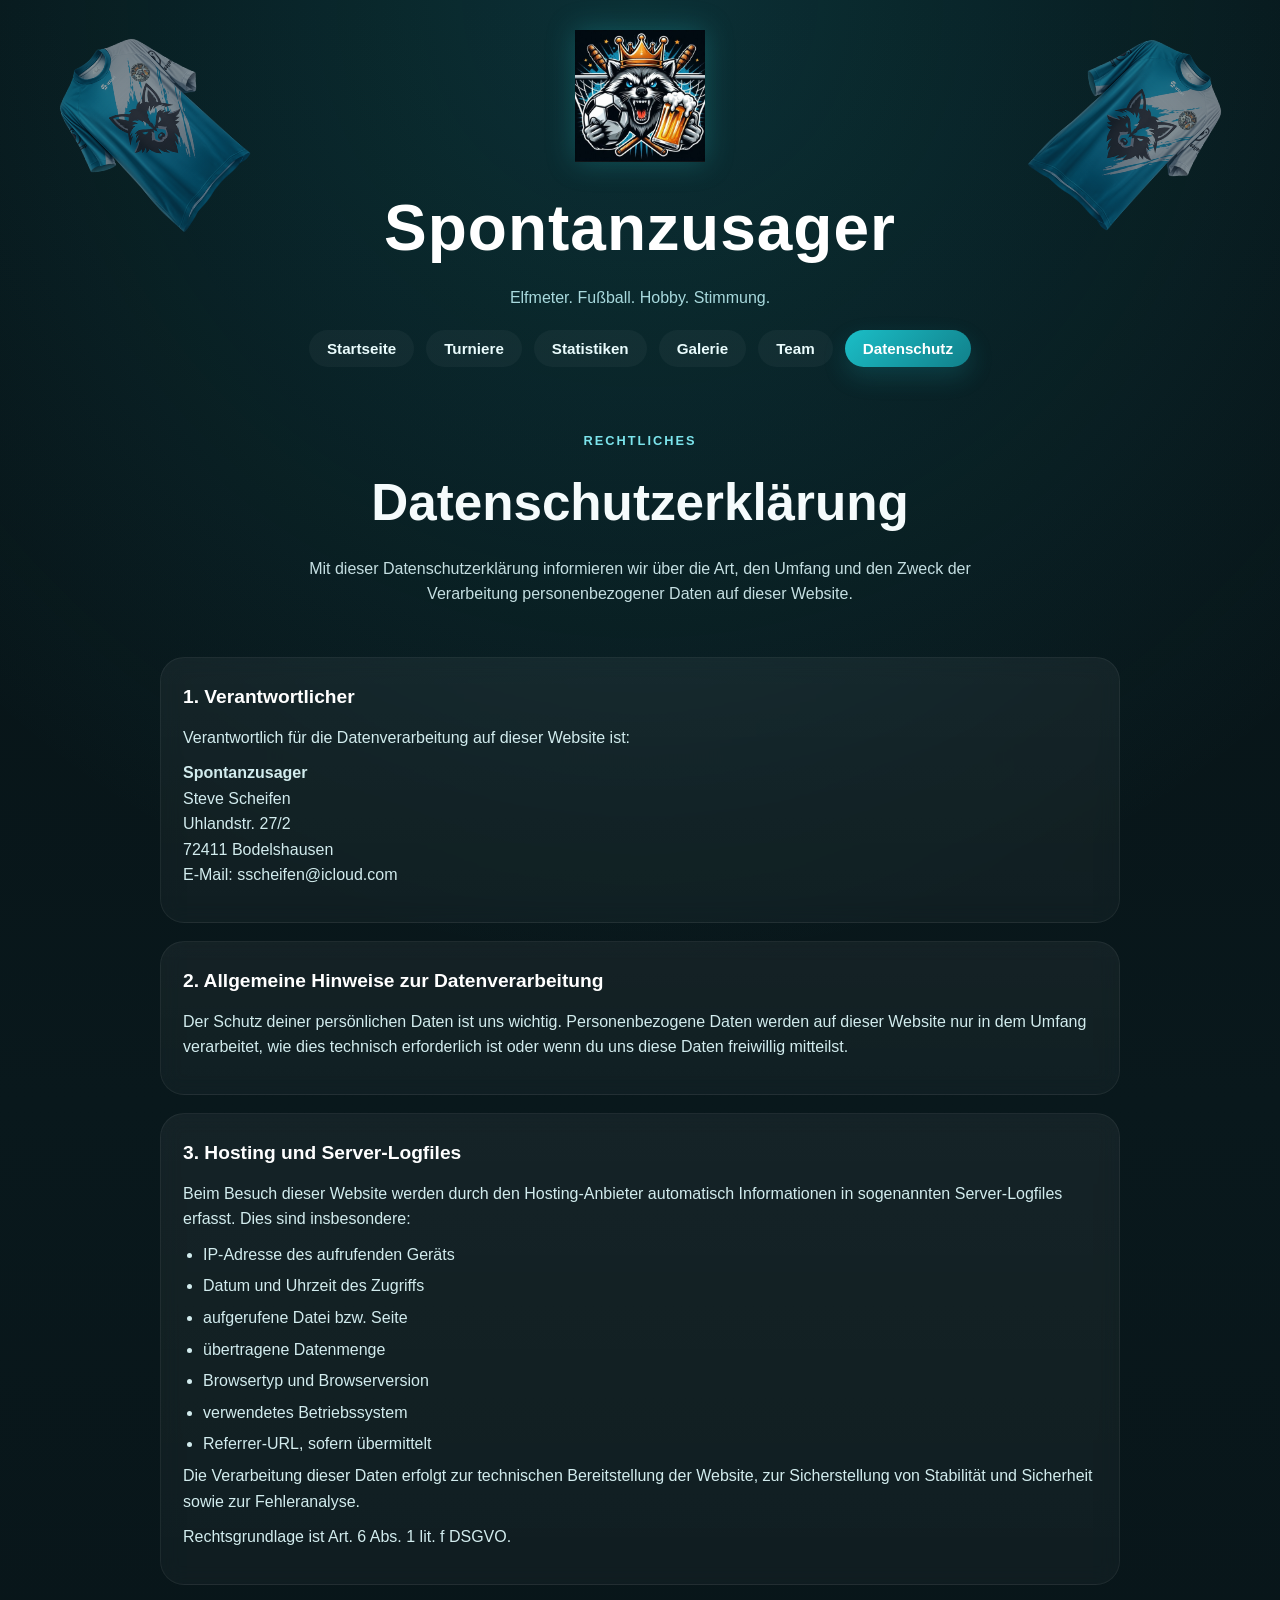
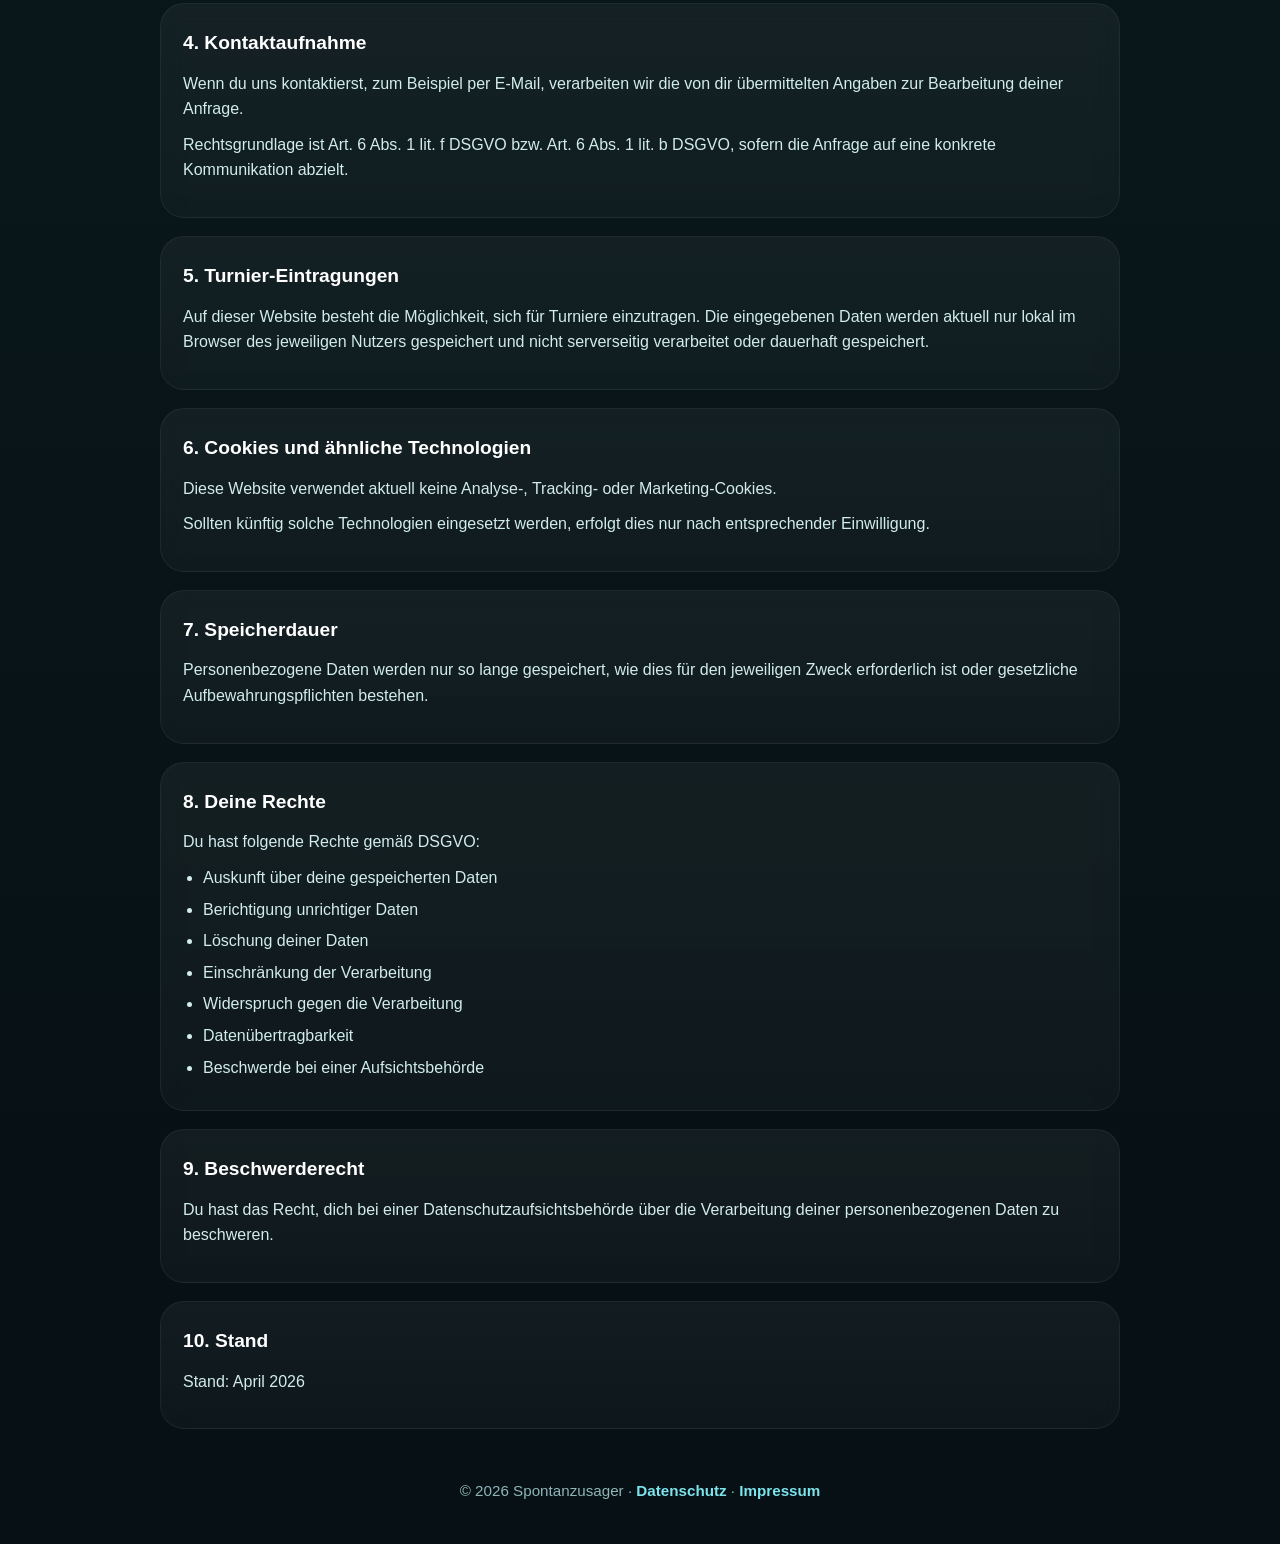
<file: datenschutz.html>
<!DOCTYPE html>
<html lang="de">
<head>
    <meta charset="UTF-8">
    <meta name="viewport" content="width=device-width, initial-scale=1.0">
    <title>Datenschutz - Spontanzusager</title>
    <link rel="stylesheet" href="assets/style.css">
</head>
<body>

    <header class="site-header">
        <div class="header-inner">
            <img src="assets/logo.png" alt="Logo Spontanzusager" class="logo">
            <h1 class="team-name">Spontanzusager</h1>
            <p class="team-subtitle">Elfmeter. Fußball. Hobby. Stimmung.</p>

            <nav class="main-nav">
                <ul>
                    <li><a href="index.html">Startseite</a></li>
                    <li><a href="turniere.html">Turniere</a></li>
                    <li><a href="statistiken.html">Statistiken</a></li>
                    <li><a href="galerie.html">Galerie</a></li>
                    <li><a href="team.html">Team</a></li>
                    <li><a href="datenschutz.html" class="active">Datenschutz</a></li>
                </ul>
            </nav>
        </div>
    </header>

    <main class="legal-page">
        <section class="legal-hero">
            <p class="small-label">Rechtliches</p>
            <h2>Datenschutzerklärung</h2>
            <p class="legal-intro">
                Mit dieser Datenschutzerklärung informieren wir über die Art, den Umfang und den Zweck
                der Verarbeitung personenbezogener Daten auf dieser Website.
            </p>
        </section>

        <section class="legal-content">

            <article class="legal-block">
                <h3>1. Verantwortlicher</h3>
                <p>
                    Verantwortlich für die Datenverarbeitung auf dieser Website ist:
                </p>
                <p>
                    <strong>Spontanzusager</strong><br>
                    Steve Scheifen<br>
                    Uhlandstr. 27/2<br>
                    72411 Bodelshausen<br>
                    E-Mail: sscheifen@icloud.com
                </p>
            </article>

            <article class="legal-block">
                <h3>2. Allgemeine Hinweise zur Datenverarbeitung</h3>
                <p>
                    Der Schutz deiner persönlichen Daten ist uns wichtig. Personenbezogene Daten
                    werden auf dieser Website nur in dem Umfang verarbeitet, wie dies technisch
                    erforderlich ist oder wenn du uns diese Daten freiwillig mitteilst.
                </p>
            </article>

            <article class="legal-block">
                <h3>3. Hosting und Server-Logfiles</h3>
                <p>
                    Beim Besuch dieser Website werden durch den Hosting-Anbieter automatisch
                    Informationen in sogenannten Server-Logfiles erfasst. Dies sind insbesondere:
                </p>
                <ul>
                    <li>IP-Adresse des aufrufenden Geräts</li>
                    <li>Datum und Uhrzeit des Zugriffs</li>
                    <li>aufgerufene Datei bzw. Seite</li>
                    <li>übertragene Datenmenge</li>
                    <li>Browsertyp und Browserversion</li>
                    <li>verwendetes Betriebssystem</li>
                    <li>Referrer-URL, sofern übermittelt</li>
                </ul>
                <p>
                    Die Verarbeitung dieser Daten erfolgt zur technischen Bereitstellung der Website,
                    zur Sicherstellung von Stabilität und Sicherheit sowie zur Fehleranalyse.
                </p>
                <p>
                    Rechtsgrundlage ist Art. 6 Abs. 1 lit. f DSGVO.
                </p>
            </article>

            <article class="legal-block">
                <h3>4. Kontaktaufnahme</h3>
                <p>
                    Wenn du uns kontaktierst, zum Beispiel per E-Mail, verarbeiten wir die von dir
                    übermittelten Angaben zur Bearbeitung deiner Anfrage.
                </p>
                <p>
                    Rechtsgrundlage ist Art. 6 Abs. 1 lit. f DSGVO bzw. Art. 6 Abs. 1 lit. b DSGVO,
                    sofern die Anfrage auf eine konkrete Kommunikation abzielt.
                </p>
            </article>

            <article class="legal-block">
                <h3>5. Turnier-Eintragungen</h3>
                <p>
                    Auf dieser Website besteht die Möglichkeit, sich für Turniere einzutragen.
                    Die eingegebenen Daten werden aktuell nur lokal im Browser des jeweiligen
                    Nutzers gespeichert und nicht serverseitig verarbeitet oder dauerhaft gespeichert.
                </p>
            </article>

            <article class="legal-block">
                <h3>6. Cookies und ähnliche Technologien</h3>
                <p>
                    Diese Website verwendet aktuell keine Analyse-, Tracking- oder Marketing-Cookies.
                </p>
                <p>
                    Sollten künftig solche Technologien eingesetzt werden, erfolgt dies nur nach
                    entsprechender Einwilligung.
                </p>
            </article>

            <article class="legal-block">
                <h3>7. Speicherdauer</h3>
                <p>
                    Personenbezogene Daten werden nur so lange gespeichert, wie dies für den jeweiligen
                    Zweck erforderlich ist oder gesetzliche Aufbewahrungspflichten bestehen.
                </p>
            </article>

            <article class="legal-block">
                <h3>8. Deine Rechte</h3>
                <p>Du hast folgende Rechte gemäß DSGVO:</p>
                <ul>
                    <li>Auskunft über deine gespeicherten Daten</li>
                    <li>Berichtigung unrichtiger Daten</li>
                    <li>Löschung deiner Daten</li>
                    <li>Einschränkung der Verarbeitung</li>
                    <li>Widerspruch gegen die Verarbeitung</li>
                    <li>Datenübertragbarkeit</li>
                    <li>Beschwerde bei einer Aufsichtsbehörde</li>
                </ul>
            </article>

            <article class="legal-block">
                <h3>9. Beschwerderecht</h3>
                <p>
                    Du hast das Recht, dich bei einer Datenschutzaufsichtsbehörde über die Verarbeitung
                    deiner personenbezogenen Daten zu beschweren.
                </p>
            </article>

            <article class="legal-block">
                <h3>10. Stand</h3>
                <p>Stand: April 2026</p>
            </article>

        </section>
    </main>

    <footer class="site-footer">
        <p>
            © 2026 Spontanzusager · 
            <a href="datenschutz.html">Datenschutz</a> · 
            <a href="impressum.html">Impressum</a>
        </p>
    </footer>

</body>
</html>
</file>
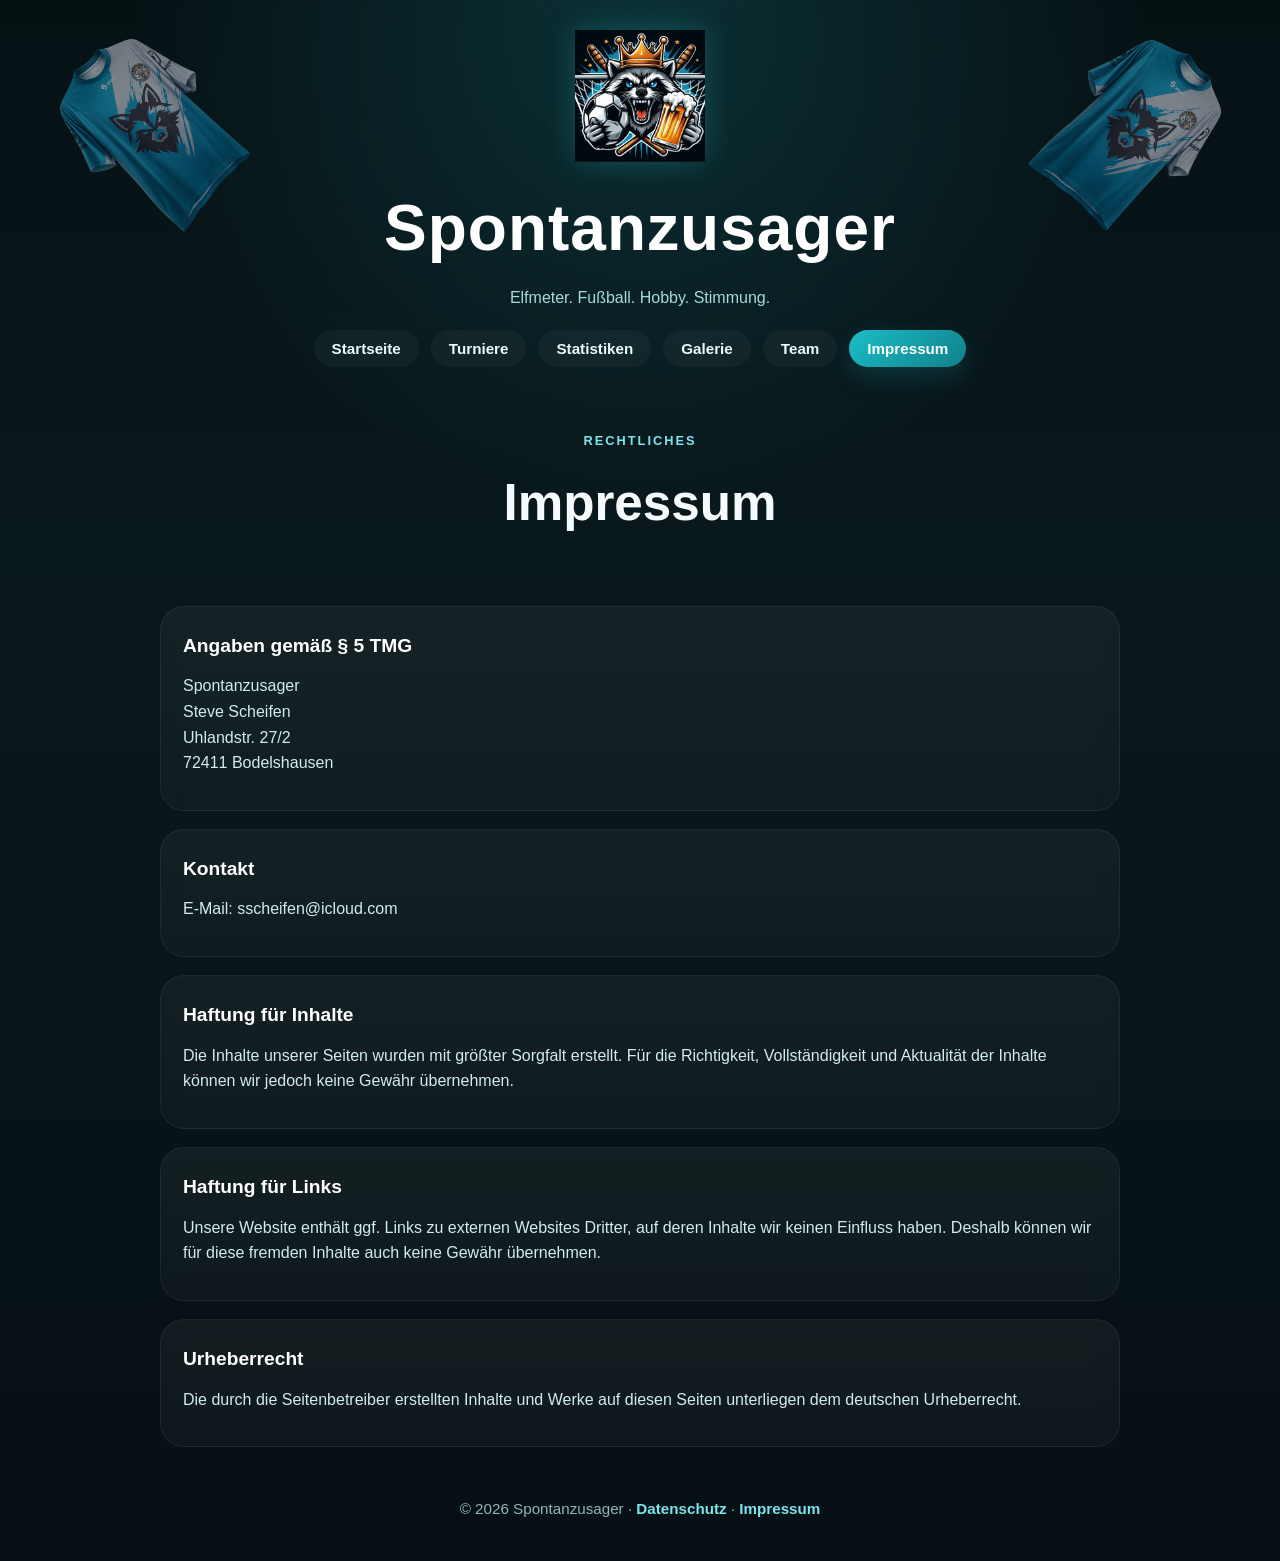
<file: impressum.html>
<!DOCTYPE html>
<html lang="de">
<head>
    <meta charset="UTF-8">
    <meta name="viewport" content="width=device-width, initial-scale=1.0">
    <title>Impressum - Spontanzusager</title>
    <link rel="stylesheet" href="assets/style.css">
</head>
<body>

    <header class="site-header">
        <div class="header-inner">
            <img src="assets/logo.png" alt="Logo Spontanzusager" class="logo">
            <h1 class="team-name">Spontanzusager</h1>
            <p class="team-subtitle">Elfmeter. Fußball. Hobby. Stimmung.</p>

            <nav class="main-nav">
                <ul>
                    <li><a href="index.html">Startseite</a></li>
                    <li><a href="turniere.html">Turniere</a></li>
                    <li><a href="statistiken.html">Statistiken</a></li>
                    <li><a href="galerie.html">Galerie</a></li>
                    <li><a href="team.html">Team</a></li>
                    <li><a href="impressum.html" class="active">Impressum</a></li>
                </ul>
            </nav>
        </div>
    </header>

    <main class="legal-page">
        <section class="legal-hero">
            <p class="small-label">Rechtliches</p>
            <h2>Impressum</h2>
        </section>

        <section class="legal-content">

            <article class="legal-block">
                <h3>Angaben gemäß § 5 TMG</h3>
                <p>
                    Spontanzusager<br>
                    Steve Scheifen<br>
                    Uhlandstr. 27/2<br>
                    72411 Bodelshausen
                </p>
            </article>

            <article class="legal-block">
                <h3>Kontakt</h3>
                <p>
                    E-Mail: sscheifen@icloud.com
                </p>
            </article>

            <article class="legal-block">
                <h3>Haftung für Inhalte</h3>
                <p>
                    Die Inhalte unserer Seiten wurden mit größter Sorgfalt erstellt.
                    Für die Richtigkeit, Vollständigkeit und Aktualität der Inhalte können wir
                    jedoch keine Gewähr übernehmen.
                </p>
            </article>

            <article class="legal-block">
                <h3>Haftung für Links</h3>
                <p>
                    Unsere Website enthält ggf. Links zu externen Websites Dritter,
                    auf deren Inhalte wir keinen Einfluss haben.
                    Deshalb können wir für diese fremden Inhalte auch keine Gewähr übernehmen.
                </p>
            </article>

            <article class="legal-block">
                <h3>Urheberrecht</h3>
                <p>
                    Die durch die Seitenbetreiber erstellten Inhalte und Werke auf diesen Seiten
                    unterliegen dem deutschen Urheberrecht.
                </p>
            </article>

        </section>
    </main>

    <footer class="site-footer">
        <p>
            © 2026 Spontanzusager · 
            <a href="datenschutz.html">Datenschutz</a> · 
            <a href="impressum.html">Impressum</a>
        </p>
    </footer>

</body>
</html>
</file>
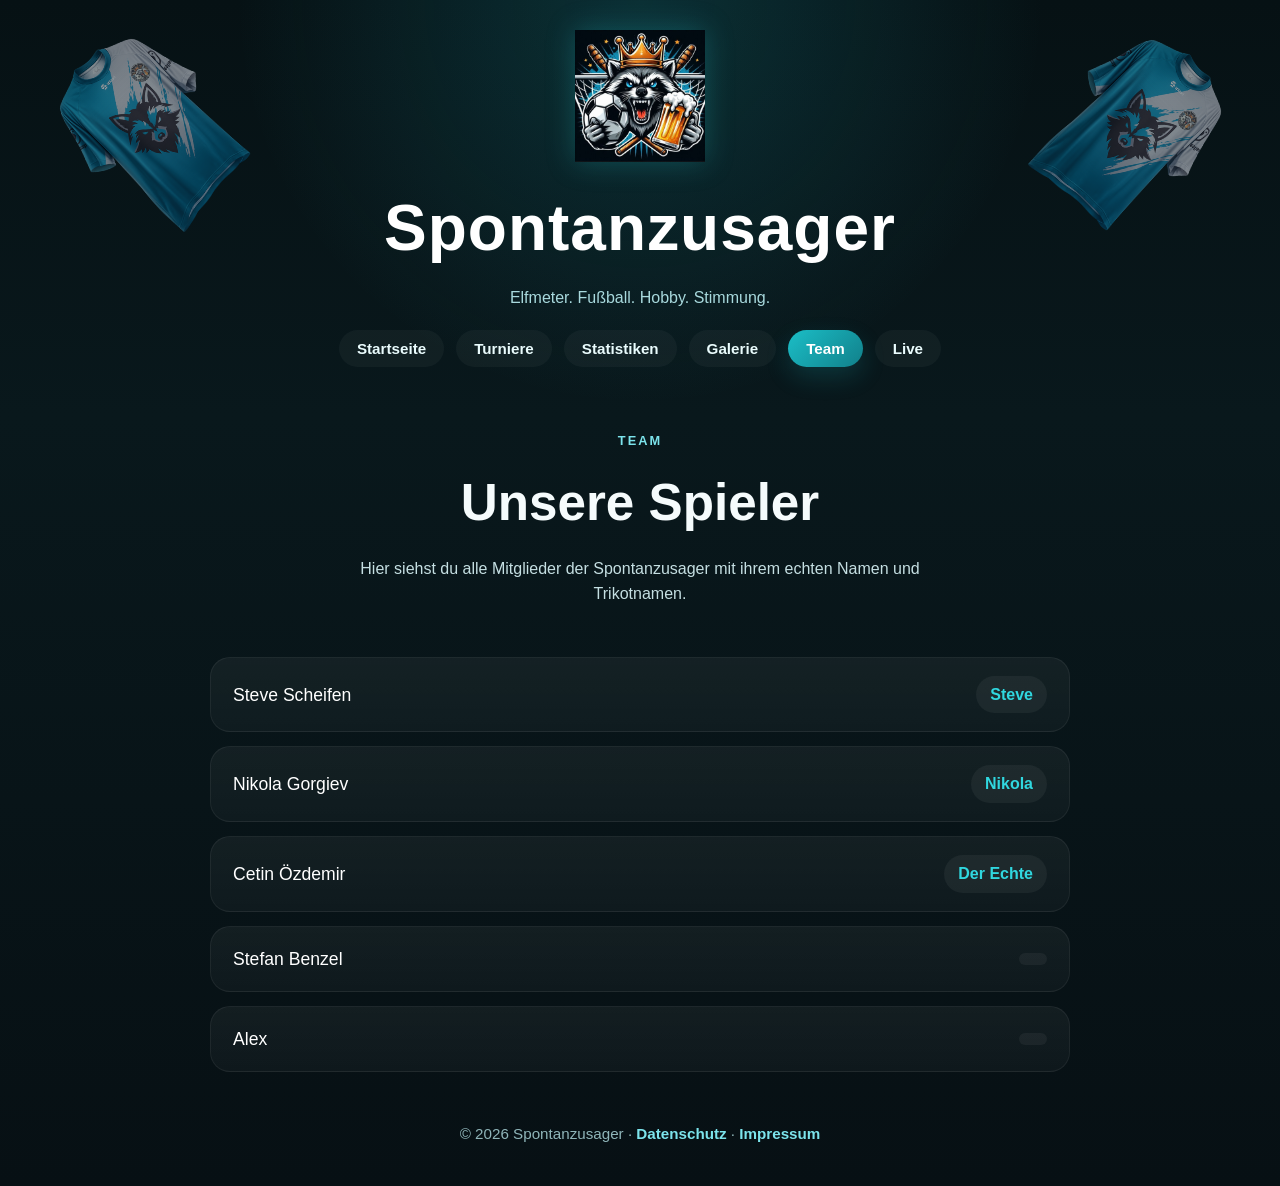
<file: team.html>
<!DOCTYPE html>
<html lang="de">
<head>
    <meta charset="UTF-8">
    <meta name="viewport" content="width=device-width, initial-scale=1.0">
    <title>Team - Spontanzusager</title>
    <link rel="stylesheet" href="assets/style.css">
</head>
<body>

    <header class="site-header">
        <div class="header-inner">
            <img src="assets/logo.png" alt="Logo Spontanzusager" class="logo">
            <h1 class="team-name">Spontanzusager</h1>
            <p class="team-subtitle">Elfmeter. Fußball. Hobby. Stimmung.</p>

            <nav class="main-nav">
                <ul>
                    <li><a href="index.html">Startseite</a></li>
                    <li><a href="turniere.html">Turniere</a></li>
                    <li><a href="statistiken.html">Statistiken</a></li>
                    <li><a href="galerie.html">Galerie</a></li>
                    <li><a href="team.html" class="active">Team</a></li>
                    <li><a href="live.html">Live</a></li>
                </ul>
            </nav>
        </div>
    </header>

    <main class="team-page">
        <section class="team-hero">
            <p class="small-label">Team</p>
            <h2>Unsere Spieler</h2>
            <p class="team-intro">
                Hier siehst du alle Mitglieder der Spontanzusager mit ihrem echten Namen und Trikotnamen.
            </p>
        </section>

        <section class="team-list-section">
            <div class="team-list" id="teamList"></div>
        </section>
    </main>

    <footer class="site-footer">
        <p>
            © 2026 Spontanzusager ·
            <a href="datenschutz.html">Datenschutz</a> ·
            <a href="impressum.html">Impressum</a>
        </p>
    </footer>

    <script src="assets/data.js"></script>
    <script src="assets/script.js"></script>
</body>
</html>
</file>
<file: assets/style.css>
* {
    margin: 0;
    padding: 0;
    box-sizing: border-box;
}

html {
    scroll-behavior: smooth;
}

body {
    font-family: Arial, Helvetica, sans-serif;
    background:
        radial-gradient(circle at top, rgba(34, 190, 205, 0.18), transparent 30%),
        linear-gradient(180deg, #061114 0%, #09181c 35%, #071014 100%);
    color: #f5fbfc;
    min-height: 100vh;
    line-height: 1.6;
}

img {
    max-width: 100%;
    display: block;
}

a {
    text-decoration: none;
}

.small-label {
    color: #7ce4ec;
    text-transform: uppercase;
    letter-spacing: 2px;
    font-size: 0.8rem;
    font-weight: 700;
    margin-bottom: 10px;
}

.section-headline {
    text-align: center;
    margin-bottom: 50px;
}

.section-headline h2 {
    font-size: clamp(2rem, 4vw, 3rem);
    color: #ffffff;
}

.site-header {
    padding: 30px 20px 10px;
    position: relative;
    z-index: 10;
}

.header-inner {
    max-width: 1200px;
    margin: 0 auto;
    text-align: center;
}

.logo {
    width: 130px;
    margin: 0 auto 15px;
    filter: drop-shadow(0 0 14px rgba(37, 208, 214, 0.25));
}

.team-name {
    font-size: clamp(2.2rem, 5vw, 4rem);
    font-weight: 800;
    letter-spacing: 1px;
    color: #ffffff;
    margin-bottom: 6px;
}

.team-subtitle {
    color: #a8d9dd;
    font-size: 1rem;
    margin-bottom: 25px;
}

.main-nav ul {
    list-style: none;
    display: flex;
    justify-content: center;
    flex-wrap: wrap;
    gap: 12px;
}

.main-nav a {
    color: #eafcfd;
    padding: 10px 18px;
    border-radius: 999px;
    font-weight: 700;
    font-size: 0.95rem;
    background: rgba(255, 255, 255, 0.04);
    backdrop-filter: blur(8px);
    transition: 0.25s ease;
}

.main-nav a:hover,
.main-nav a.active {
    background: linear-gradient(135deg, #1bbec7, #11808a);
    color: #ffffff;
    transform: translateY(-2px);
    box-shadow: 0 10px 25px rgba(27, 190, 199, 0.18);
}

.hero {
    max-width: 1200px;
    margin: 30px auto 0;
    padding: 90px 20px 70px;
    position: relative;
    overflow: hidden;
}

.hero::before {
    content: "";
    position: absolute;
    inset: 0;
    background:
        linear-gradient(135deg, rgba(25, 185, 196, 0.15), rgba(255, 255, 255, 0.02)),
        radial-gradient(circle at 85% 20%, rgba(104, 231, 241, 0.18), transparent 25%);
    border-radius: 32px;
    border: 1px solid rgba(255, 255, 255, 0.06);
}

.hero-overlay {
    position: absolute;
    inset: 0;
    background:
        linear-gradient(to bottom, transparent, rgba(0, 0, 0, 0.12)),
        repeating-linear-gradient(
            120deg,
            transparent 0,
            transparent 40px,
            rgba(255, 255, 255, 0.02) 41px,
            transparent 82px
        );
    border-radius: 32px;
    pointer-events: none;
}

.hero-content {
    position: relative;
    z-index: 2;
    max-width: 760px;
    padding: 0 20px;
}

.hero h2 {
    font-size: clamp(2.5rem, 5vw, 4.5rem);
    line-height: 1.05;
    margin-bottom: 20px;
    color: #ffffff;
}

.hero-text {
    font-size: 1.1rem;
    color: #c8e6e8;
    max-width: 650px;
    margin-bottom: 30px;
}

.hero-buttons {
    display: flex;
    flex-wrap: wrap;
    gap: 15px;
}

.btn {
    display: inline-flex;
    align-items: center;
    justify-content: center;
    min-height: 50px;
    padding: 12px 22px;
    border-radius: 999px;
    font-weight: 700;
    transition: 0.25s ease;
    border: none;
    cursor: pointer;
}

.btn-primary {
    background: linear-gradient(135deg, #24c8d1, #0d7f88);
    color: #ffffff;
    box-shadow: 0 12px 30px rgba(36, 200, 209, 0.22);
}

.btn-primary:hover {
    transform: translateY(-2px);
    box-shadow: 0 16px 35px rgba(36, 200, 209, 0.30);
}

.btn-secondary {
    background: rgba(255, 255, 255, 0.05);
    color: #ffffff;
    border: 1px solid rgba(255, 255, 255, 0.08);
}

.btn-secondary:hover {
    background: rgba(255, 255, 255, 0.10);
    transform: translateY(-2px);
}

.overview {
    max-width: 1200px;
    margin: 80px auto 0;
    padding: 0 20px;
}

.preview-grid {
    display: grid;
    grid-template-columns: repeat(3, 1fr);
    gap: 24px;
}

.preview-card {
    padding: 28px 24px;
    border-radius: 26px;
    background:
        linear-gradient(180deg, rgba(255, 255, 255, 0.05), rgba(255, 255, 255, 0.03));
    border: 1px solid rgba(255, 255, 255, 0.06);
    backdrop-filter: blur(10px);
    transition: 0.25s ease;
}

.preview-card:hover {
    transform: translateY(-6px);
    border-color: rgba(81, 226, 235, 0.25);
    box-shadow: 0 18px 40px rgba(0, 0, 0, 0.20);
}

.card-label {
    color: #6ce0e8;
    text-transform: uppercase;
    letter-spacing: 1.5px;
    font-size: 0.75rem;
    font-weight: 800;
    margin-bottom: 12px;
}

.preview-card h3 {
    font-size: 1.5rem;
    margin-bottom: 14px;
    color: #ffffff;
}

.preview-card p {
    color: #c8dde0;
    margin-bottom: 18px;
}

.preview-list {
    list-style: none;
    margin-bottom: 22px;
}

.preview-list li {
    color: #e9ffff;
    margin-bottom: 6px;
    position: relative;
    padding-left: 18px;
}

.preview-list li::before {
    content: "•";
    position: absolute;
    left: 0;
    color: #2fd2db;
}

.card-link {
    color: #7ce4ec;
    font-weight: 700;
    transition: 0.2s ease;
}

.card-link:hover {
    color: #ffffff;
}

.stats-snippet {
    display: flex;
    flex-direction: column;
    gap: 14px;
    margin-bottom: 20px;
}

.stat-item {
    display: flex;
    align-items: center;
    gap: 14px;
}

.stat-number {
    min-width: 58px;
    font-size: 1.8rem;
    font-weight: 800;
    color: #30d7df;
}

.stat-text {
    color: #d6f0f2;
    font-size: 0.98rem;
}

.home-banner {
    max-width: 1200px;
    margin: 80px auto;
    padding: 0 20px;
}

.banner-content {
    padding: 40px 30px;
    border-radius: 30px;
    background:
        linear-gradient(135deg, rgba(17, 129, 139, 0.35), rgba(10, 20, 24, 0.4));
    border: 1px solid rgba(255, 255, 255, 0.06);
}

.banner-content h2 {
    font-size: clamp(1.8rem, 4vw, 3rem);
    margin-bottom: 14px;
}

.banner-content p {
    max-width: 760px;
    color: #d2ecee;
}

.site-footer {
    text-align: center;
    padding: 30px 20px 40px;
    color: #8fb5b9;
    font-size: 0.95rem;
}

.simple-page {
    max-width: 1000px;
    margin: 0 auto;
    padding: 60px 20px 80px;
    text-align: center;
}

.simple-page h2 {
    font-size: clamp(2rem, 4vw, 3rem);
    margin-bottom: 14px;
}

.simple-page p {
    color: #cfe6e8;
}

/* TURNIERE */
.turniere-page {
    max-width: 1200px;
    margin: 0 auto;
    padding: 20px;
}

.turniere-hero {
    padding: 40px 0 20px;
    text-align: center;
}

.turniere-hero h2 {
    font-size: clamp(2.2rem, 4vw, 3.8rem);
    margin-bottom: 12px;
}

.turniere-intro {
    max-width: 760px;
    margin: 0 auto;
    color: #c5dfe2;
    font-size: 1.05rem;
}

.turnier-list-section {
    margin-top: 30px;
}

.turnier-list {
    display: flex;
    flex-direction: column;
    gap: 18px;
}

.turnier-item {
    background: linear-gradient(180deg, rgba(255,255,255,0.05), rgba(255,255,255,0.03));
    border: 1px solid rgba(255,255,255,0.06);
    border-radius: 26px;
    overflow: hidden;
    backdrop-filter: blur(10px);
    transition: 0.25s ease;
}

.turnier-item:hover {
    border-color: rgba(81, 226, 235, 0.22);
    box-shadow: 0 18px 40px rgba(0, 0, 0, 0.20);
}

.turnier-toggle {
    width: 100%;
    background: transparent;
    border: none;
    color: #fff;
    padding: 24px;
    cursor: pointer;
    display: flex;
    align-items: center;
    justify-content: space-between;
    text-align: left;
}

.turnier-main {
    display: flex;
    align-items: center;
    justify-content: space-between;
    gap: 20px;
    width: 100%;
}

.turnier-status {
    color: #7ce4ec;
    text-transform: uppercase;
    letter-spacing: 1.5px;
    font-size: 0.78rem;
    font-weight: 800;
    margin-bottom: 8px;
}

.turnier-toggle h3 {
    font-size: 1.45rem;
}

.turnier-meta {
    display: flex;
    flex-wrap: wrap;
    gap: 10px;
    justify-content: flex-end;
}

.turnier-meta span {
    padding: 8px 14px;
    border-radius: 999px;
    background: rgba(255,255,255,0.05);
    color: #d9f5f7;
    font-size: 0.92rem;
    font-weight: 700;
}

.turnier-arrow {
    font-size: 2rem;
    color: #75eaf0;
    margin-left: 16px;
    transition: transform 0.25s ease;
}

.turnier-item.open .turnier-arrow {
    transform: rotate(180deg);
}

.turnier-content {
    display: none;
    padding: 0 24px 24px;
}

.turnier-item.open .turnier-content {
    display: block;
}

.turnier-info-grid {
    display: grid;
    grid-template-columns: 1fr 1fr;
    gap: 24px;
    margin-bottom: 24px;
    padding-top: 6px;
}

.turnier-info-grid h4,
.turnier-form h4 {
    font-size: 1.1rem;
    margin-bottom: 14px;
    color: #ffffff;
}

.turnier-info-grid p {
    color: #d4eaec;
    margin-bottom: 8px;
}

.teilnehmer-liste {
    list-style: none;
    display: flex;
    flex-direction: column;
    gap: 10px;
}

.teilnehmer-liste li {
    display: flex;
    justify-content: space-between;
    gap: 16px;
    padding: 12px 14px;
    border-radius: 16px;
    background: rgba(255, 255, 255, 0.04);
    color: #eafcfd;
}

.turnier-form {
    padding: 22px;
    border-radius: 22px;
    background: rgba(255,255,255,0.03);
    border: 1px solid rgba(255,255,255,0.05);
}

.form-grid {
    display: grid;
    grid-template-columns: 1fr 1fr;
    gap: 18px;
    margin-bottom: 18px;
}

.form-group {
    display: flex;
    flex-direction: column;
    gap: 8px;
}

.form-group label {
    color: #dff8fa;
    font-weight: 700;
    font-size: 0.95rem;
}

.form-group input,
.form-group select {
    width: 100%;
    padding: 14px 16px;
    border-radius: 14px;
    border: 1px solid rgba(255,255,255,0.08);
    background: rgba(255,255,255,0.05);
    color: #ffffff;
    font-size: 1rem;
    outline: none;
}

.form-group input::placeholder {
    color: #a7cacc;
}

.form-group input:focus,
.form-group select:focus {
    border-color: rgba(58, 220, 230, 0.55);
    box-shadow: 0 0 0 4px rgba(58, 220, 230, 0.08);
}

.hidden-turnier {
    display: none;
}

.hidden-turnier.show {
    display: block;
}

.turnier-more-wrap {
    display: flex;
    justify-content: center;
    margin-top: 28px;
}

.show-more-btn {
    background: rgba(255,255,255,0.05);
    color: #ffffff;
    border: 1px solid rgba(255,255,255,0.08);
    padding: 14px 22px;
    border-radius: 999px;
    cursor: pointer;
    font-weight: 700;
    font-size: 0.95rem;
    transition: 0.25s ease;
}

.show-more-btn:hover {
    background: rgba(255,255,255,0.10);
    transform: translateY(-2px);
}

@media (max-width: 950px) {
    .preview-grid {
        grid-template-columns: 1fr;
    }

    .hero {
        padding: 70px 15px 50px;
    }

    .hero-content {
        padding: 0 10px;
    }
}

@media (max-width: 850px) {
    .turnier-main {
        flex-direction: column;
        align-items: flex-start;
    }

    .turnier-meta {
        justify-content: flex-start;
    }

    .turnier-info-grid,
    .form-grid {
        grid-template-columns: 1fr;
    }

    .turnier-toggle {
        align-items: flex-start;
    }
}

@media (max-width: 600px) {
    .site-header {
        padding: 20px 14px 10px;
    }

    .team-subtitle {
        font-size: 0.95rem;
    }

    .main-nav ul {
        gap: 10px;
    }

    .main-nav a {
        padding: 9px 14px;
        font-size: 0.9rem;
    }

    .hero-buttons {
        flex-direction: column;
        align-items: stretch;
    }

    .btn {
        width: 100%;
    }

    .preview-card,
    .banner-content {
        padding: 24px 20px;
    }

    .turnier-toggle {
        padding: 20px;
    }

    .turnier-content {
        padding: 0 20px 20px;
    }

    .turnier-toggle h3 {
        font-size: 1.2rem;
    }

    .turnier-meta span {
        font-size: 0.85rem;
    }

    .teilnehmer-liste li {
        flex-direction: column;
        align-items: flex-start;
    }
}


/* STATISTIKEN */
.stats-page {
    max-width: 1200px;
    margin: 0 auto;
    padding: 20px;
}

.stats-hero {
    padding: 40px 0 20px;
    text-align: center;
}

.stats-hero h2 {
    font-size: clamp(2.2rem, 4vw, 3.8rem);
    margin-bottom: 12px;
}

.stats-intro {
    max-width: 760px;
    margin: 0 auto;
    color: #c5dfe2;
    font-size: 1.05rem;
}

.stats-section {
    margin-top: 70px;
}

/* TOPSCORER */
.topscorer-grid {
    display: grid;
    grid-template-columns: repeat(3, 1fr);
    gap: 24px;
}

.topscorer-card {
    position: relative;
    padding: 30px 24px;
    border-radius: 26px;
    background: linear-gradient(180deg, rgba(255,255,255,0.05), rgba(255,255,255,0.03));
    border: 1px solid rgba(255,255,255,0.06);
    backdrop-filter: blur(10px);
    transition: 0.25s ease;
}

.topscorer-card:hover {
    transform: translateY(-6px);
    border-color: rgba(81, 226, 235, 0.25);
    box-shadow: 0 18px 40px rgba(0, 0, 0, 0.20);
}

.place-badge {
    display: inline-block;
    margin-bottom: 14px;
    padding: 6px 12px;
    border-radius: 999px;
    background: rgba(255,255,255,0.06);
    color: #7ce4ec;
    font-size: 0.8rem;
    font-weight: 800;
}

.topscorer-card h3 {
    font-size: 1.6rem;
    margin-bottom: 10px;
}

.topscorer-goals {
    font-size: 1.9rem;
    font-weight: 800;
    color: #30d7df;
    margin-bottom: 10px;
}

.first-place {
    border-color: rgba(124, 228, 236, 0.35);
}

.second-place {
    border-color: rgba(124, 228, 236, 0.22);
}

.third-place {
    border-color: rgba(124, 228, 236, 0.14);
}

/* TEAMSTATS */
.team-stats-grid {
    display: grid;
    grid-template-columns: repeat(3, 1fr);
    gap: 22px;
}

.team-stat-card {
    padding: 28px 20px;
    border-radius: 24px;
    text-align: center;
    background: linear-gradient(180deg, rgba(255,255,255,0.05), rgba(255,255,255,0.03));
    border: 1px solid rgba(255,255,255,0.06);
    transition: 0.25s ease;
}

.team-stat-card:hover {
    transform: translateY(-5px);
    border-color: rgba(81, 226, 235, 0.25);
}

.team-stat-number {
    display: block;
    font-size: 2rem;
    font-weight: 800;
    color: #30d7df;
    margin-bottom: 8px;
}

.team-stat-label {
    display: block;
    color: #d6f0f2;
    font-size: 0.98rem;
}

/* SPIELERSTATISTIK */
.player-stats-list {
    display: flex;
    flex-direction: column;
    gap: 18px;
}

.player-stat-item {
    background: linear-gradient(180deg, rgba(255,255,255,0.05), rgba(255,255,255,0.03));
    border: 1px solid rgba(255,255,255,0.06);
    border-radius: 26px;
    overflow: hidden;
    backdrop-filter: blur(10px);
    transition: 0.25s ease;
}

.player-stat-item:hover {
    border-color: rgba(81, 226, 235, 0.22);
    box-shadow: 0 18px 40px rgba(0, 0, 0, 0.20);
}

.player-stat-toggle {
    width: 100%;
    background: transparent;
    border: none;
    color: #fff;
    padding: 24px;
    cursor: pointer;
    text-align: left;
}

.player-stat-head {
    display: flex;
    justify-content: space-between;
    align-items: center;
    gap: 20px;
}

.player-stat-head h3 {
    font-size: 1.4rem;
    margin-bottom: 6px;
}

.player-stat-head p {
    color: #c8dde0;
}

.player-stat-arrow {
    font-size: 2rem;
    color: #75eaf0;
    transition: transform 0.25s ease;
}

.player-stat-item.open .player-stat-arrow {
    transform: rotate(180deg);
}

.player-stat-content {
    display: none;
    padding: 0 24px 24px;
}

.player-stat-item.open .player-stat-content {
    display: block;
}

.player-stat-grid {
    display: grid;
    grid-template-columns: repeat(4, 1fr);
    gap: 16px;
    margin-bottom: 22px;
}

.player-stat-box {
    padding: 18px 14px;
    border-radius: 18px;
    background: rgba(255,255,255,0.04);
    text-align: center;
}

.player-stat-box strong {
    display: block;
    font-size: 1.4rem;
    color: #ffffff;
}

.mini-label {
    display: block;
    margin-bottom: 8px;
    color: #7ce4ec;
    font-size: 0.78rem;
    text-transform: uppercase;
    letter-spacing: 1px;
    font-weight: 700;
}

.quote-bar-wrap {
    margin-top: 10px;
}

.quote-bar {
    width: 100%;
    height: 16px;
    background: rgba(255,255,255,0.06);
    border-radius: 999px;
    overflow: hidden;
}

.quote-fill {
    height: 100%;
    border-radius: 999px;
    background: linear-gradient(135deg, #24c8d1, #0d7f88);
}

/* RESPONSIVE */
@media (max-width: 950px) {
    .topscorer-grid,
    .team-stats-grid {
        grid-template-columns: 1fr;
    }

    .player-stat-grid {
        grid-template-columns: repeat(2, 1fr);
    }
}

@media (max-width: 600px) {
    .player-stat-head {
        flex-direction: column;
        align-items: flex-start;
    }

    .player-stat-grid {
        grid-template-columns: 1fr;
    }

    .topscorer-card,
    .team-stat-card {
        padding: 24px 20px;
    }
}

/* GALERIE */
.gallery-page {
    max-width: 1200px;
    margin: 0 auto;
    padding: 20px;
}

.gallery-hero {
    padding: 40px 0 20px;
    text-align: center;
}

.gallery-hero h2 {
    font-size: clamp(2.2rem, 4vw, 3.8rem);
    margin-bottom: 12px;
}

.gallery-intro {
    max-width: 760px;
    margin: 0 auto;
    color: #c5dfe2;
    font-size: 1.05rem;
}

.gallery-section {
    margin-top: 40px;
}

.gallery-grid {
    display: grid;
    grid-template-columns: repeat(3, 1fr);
    gap: 24px;
}

.gallery-card {
    overflow: hidden;
    border-radius: 26px;
    background: linear-gradient(180deg, rgba(255,255,255,0.05), rgba(255,255,255,0.03));
    border: 1px solid rgba(255,255,255,0.06);
    backdrop-filter: blur(10px);
    transition: 0.25s ease;
}

.gallery-card:hover {
    transform: translateY(-6px);
    border-color: rgba(81, 226, 235, 0.25);
    box-shadow: 0 18px 40px rgba(0, 0, 0, 0.20);
}

.gallery-image {
    width: 100%;
    height: 260px;
    object-fit: cover;
    display: block;
}

.gallery-card-content {
    padding: 20px 18px 22px;
}

.gallery-card-content h3 {
    font-size: 1.25rem;
    margin-bottom: 10px;
    color: #ffffff;
}

.gallery-card-content p {
    color: #c8dde0;
    font-size: 0.98rem;
}

/* RESPONSIVE GALERIE */
@media (max-width: 950px) {
    .gallery-grid {
        grid-template-columns: repeat(2, 1fr);
    }
}

@media (max-width: 600px) {
    .gallery-grid {
        grid-template-columns: 1fr;
    }

    .gallery-image {
        height: 220px;
    }
}

/* TEAM */
.team-page {
    max-width: 900px;
    margin: 0 auto;
    padding: 20px;
}

.team-hero {
    text-align: center;
    padding: 40px 0 20px;
}

.team-hero h2 {
    font-size: clamp(2.2rem, 4vw, 3.5rem);
    margin-bottom: 12px;
}

.team-intro {
    color: #c5dfe2;
    max-width: 600px;
    margin: 0 auto;
}

/* LISTE */
.team-list-section {
    margin-top: 30px;
}

.team-list {
    display: flex;
    flex-direction: column;
    gap: 14px;
}

.team-member {
    display: flex;
    justify-content: space-between;
    align-items: center;
    padding: 18px 22px;
    border-radius: 20px;
    background: linear-gradient(180deg, rgba(255,255,255,0.05), rgba(255,255,255,0.03));
    border: 1px solid rgba(255,255,255,0.06);
    transition: 0.25s ease;
}

.team-member:hover {
    transform: translateY(-3px);
    border-color: rgba(81, 226, 235, 0.25);
}

.real-name {
    font-size: 1.1rem;
    color: #ffffff;
}

.jersey-name {
    font-size: 1rem;
    font-weight: 700;
    color: #30d7df;
    background: rgba(255,255,255,0.05);
    padding: 6px 14px;
    border-radius: 999px;
}

/* MOBILE */
@media (max-width: 600px) {
    .team-member {
        flex-direction: column;
        align-items: flex-start;
        gap: 8px;
    }

    .jersey-name {
        align-self: flex-start;
    }
}

/* ============================= */
/* RECHTLICHE SEITEN (DSGVO + IMPRESSUM) */
/* ============================= */

.legal-page {
    max-width: 1000px;
    margin: 0 auto;
    padding: 20px;
}

.legal-hero {
    text-align: center;
    padding: 40px 0 20px;
}

.legal-hero h2 {
    font-size: clamp(2.2rem, 4vw, 3.5rem);
    margin-bottom: 12px;
}

.legal-intro {
    color: #c5dfe2;
    max-width: 700px;
    margin: 0 auto;
}

/* Inhalt */
.legal-content {
    margin-top: 30px;
    display: flex;
    flex-direction: column;
    gap: 18px;
}

/* einzelne Blöcke */
.legal-block {
    padding: 24px 22px;
    border-radius: 24px;
    background: linear-gradient(180deg, rgba(255,255,255,0.05), rgba(255,255,255,0.03));
    border: 1px solid rgba(255,255,255,0.06);
    backdrop-filter: blur(10px);
    transition: 0.25s ease;
}

.legal-block:hover {
    transform: translateY(-3px);
    border-color: rgba(81, 226, 235, 0.25);
}

/* Überschriften */
.legal-block h3 {
    font-size: 1.2rem;
    margin-bottom: 12px;
    color: #ffffff;
}

/* Texte */
.legal-block p {
    color: #d2ecee;
    line-height: 1.6;
    margin-bottom: 10px;
}

/* Listen */
.legal-block ul {
    padding-left: 20px;
    margin-top: 10px;
}

.legal-block li {
    color: #d2ecee;
    margin-bottom: 6px;
}

/* Footer Links */
.site-footer a {
    color: #7ce4ec;
    font-weight: 600;
    transition: 0.2s ease;
}

.site-footer a:hover {
    color: #ffffff;
}

/* ============================= */
/* MOBILE OPTIMIERUNG */
/* ============================= */

@media (max-width: 600px) {
    .legal-page {
        padding: 15px;
    }

    .legal-hero {
        padding: 30px 0 10px;
    }

    .legal-block {
        padding: 20px 16px;
    }

    .legal-block h3 {
        font-size: 1.1rem;
    }

    .legal-block p,
    .legal-block li {
        font-size: 0.95rem;
    }
}

/* ============================= */
/* TRIKOT BACKGROUND STYLE */
/* ============================= */

/* LINKS */
.site-header::before {
    content: "";
    position: absolute;
    top: 20px;
    left: 40px;
    width: 220px;
    height: 220px;
    background: url("trikot.png") no-repeat center/contain;
    opacity: 0.6;
    transform: rotate(-45deg);
    pointer-events: none;
}

/* RECHTS */
.site-header::after {
    content: "";
    position: absolute;
    top: 20px;
    right: 40px;
    width: 220px;
    height: 220px;
    background: url("trikot.png") no-repeat center/contain;
    opacity: 0.6;
    transform: rotate(45deg);
    pointer-events: none;
}

@media (max-width: 600px) {
    .site-header::before,
    .site-header::after {
        top: 10px;
        left: 10px;
        right: 10px;
        width: 120px;
        height: 120px;
        opacity: 0.08;
    }
}

.teilnehmer-eintrag {
    display: flex;
    justify-content: space-between;
    align-items: center;
    gap: 16px;
}

.teilnehmer-info {
    display: flex;
    justify-content: space-between;
    gap: 16px;
    width: 100%;
    color: #eafcfd;
}

.delete-participant-btn {
    border: 1px solid rgba(255, 255, 255, 0.08);
    background: rgba(255, 255, 255, 0.05);
    color: #ffb3b3;
    padding: 8px 12px;
    border-radius: 12px;
    cursor: pointer;
    font-size: 0.85rem;
    font-weight: 700;
    transition: 0.2s ease;
    white-space: nowrap;
}

.delete-participant-btn:hover {
    background: rgba(255, 80, 80, 0.12);
    border-color: rgba(255, 80, 80, 0.25);
    color: #ffffff;
}

@media (max-width: 600px) {
    .teilnehmer-eintrag,
    .teilnehmer-info {
        flex-direction: column;
        align-items: flex-start;
    }

    .delete-participant-btn {
        width: 100%;
    }
}

/* TURNIER ADMIN */
.turnier-admin-box {
    margin-bottom: 22px;
    padding: 22px;
    border-radius: 22px;
    background: rgba(255,255,255,0.03);
    border: 1px solid rgba(255,255,255,0.05);
}

.turnier-admin-box h4 {
    margin-bottom: 10px;
}

.turnier-admin-box p {
    color: #d4eaec;
    margin-bottom: 14px;
}

/* TEILNEHMER LISTE MIT DELETE */
.teilnehmer-eintrag {
    display: flex;
    justify-content: space-between;
    align-items: center;
    gap: 16px;
}

.teilnehmer-info {
    display: flex;
    justify-content: space-between;
    gap: 16px;
    width: 100%;
    color: #eafcfd;
}

.delete-participant-btn {
    border: 1px solid rgba(255, 255, 255, 0.08);
    background: rgba(255, 255, 255, 0.05);
    color: #ffb3b3;
    padding: 8px 12px;
    border-radius: 12px;
    cursor: pointer;
    font-size: 0.85rem;
    font-weight: 700;
    transition: 0.2s ease;
    white-space: nowrap;
}

.delete-participant-btn:hover {
    background: rgba(255, 80, 80, 0.12);
    border-color: rgba(255, 80, 80, 0.25);
    color: #ffffff;
}

/* LIVE PAGE */
.live-page {
    max-width: 1200px;
    margin: 0 auto;
    padding: 20px;
}

.live-hero {
    text-align: center;
    padding: 40px 0 20px;
}

.live-hero h2 {
    font-size: clamp(2.2rem, 4vw, 3.8rem);
    margin-bottom: 12px;
}

.live-intro {
    max-width: 760px;
    margin: 0 auto;
    color: #c5dfe2;
    font-size: 1.05rem;
}

.live-controls-section,
.live-current-section,
.live-players-section {
    margin-top: 30px;
}

.live-controls-card,
.live-current-card {
    padding: 24px;
    border-radius: 26px;
    background: linear-gradient(180deg, rgba(255,255,255,0.05), rgba(255,255,255,0.03));
    border: 1px solid rgba(255,255,255,0.06);
}

.live-controls-card label {
    display: block;
    margin-bottom: 10px;
    color: #dff8fa;
    font-weight: 700;
}

.live-controls-card select {
    width: 100%;
    padding: 14px 16px;
    border-radius: 14px;
    border: 1px solid rgba(255,255,255,0.08);
    background: rgba(255,255,255,0.05);
    color: #ffffff;
    font-size: 1rem;
    outline: none;
}

.live-current-card h2 {
    margin-bottom: 10px;
}

.live-current-card p:last-child {
    color: #c8dde0;
}

.live-players-grid {
    display: grid;
    grid-template-columns: repeat(2, 1fr);
    gap: 24px;
}

.live-player-card {
    padding: 24px;
    border-radius: 26px;
    background: linear-gradient(180deg, rgba(255,255,255,0.05), rgba(255,255,255,0.03));
    border: 1px solid rgba(255,255,255,0.06);
    transition: 0.25s ease;
}

.live-player-card:hover {
    transform: translateY(-4px);
    border-color: rgba(81, 226, 235, 0.25);
}

.live-player-top {
    display: flex;
    justify-content: space-between;
    gap: 20px;
    margin-bottom: 20px;
}

.live-player-tag {
    color: #7ce4ec;
    text-transform: uppercase;
    letter-spacing: 1px;
    font-size: 0.75rem;
    font-weight: 800;
    margin-bottom: 8px;
}

.live-player-realname {
    color: #c8dde0;
    margin-top: 6px;
}

.live-player-score span {
    display: inline-flex;
    align-items: center;
    justify-content: center;
    min-width: 90px;
    min-height: 48px;
    padding: 10px 16px;
    border-radius: 999px;
    background: rgba(255,255,255,0.05);
    color: #ffffff;
    font-weight: 800;
    font-size: 1.1rem;
}

.live-progress-wrap {
    margin-bottom: 20px;
}

.live-progress-label {
    display: flex;
    justify-content: space-between;
    color: #dff8fa;
    margin-bottom: 8px;
    font-size: 0.95rem;
    font-weight: 700;
}

.live-progress-bar {
    width: 100%;
    height: 16px;
    background: rgba(255,255,255,0.06);
    border-radius: 999px;
    overflow: hidden;
}

.live-progress-fill {
    height: 100%;
    border-radius: 999px;
    background: linear-gradient(135deg, #24c8d1, #0d7f88);
}

.live-actions {
    display: grid;
    grid-template-columns: repeat(3, 1fr);
    gap: 12px;
}

.live-btn {
    min-height: 46px;
    border: 1px solid rgba(255,255,255,0.08);
    border-radius: 14px;
    cursor: pointer;
    font-weight: 700;
    transition: 0.2s ease;
    background: rgba(255,255,255,0.05);
    color: #ffffff;
}

.live-btn:hover {
    transform: translateY(-2px);
}

.live-btn-goal:hover {
    background: rgba(36, 200, 209, 0.18);
    border-color: rgba(36, 200, 209, 0.35);
}

.live-btn-miss:hover {
    background: rgba(255, 170, 0, 0.14);
    border-color: rgba(255, 170, 0, 0.25);
}

.live-btn-reset:hover {
    background: rgba(255, 80, 80, 0.12);
    border-color: rgba(255, 80, 80, 0.25);
}

.live-empty-state {
    padding: 30px;
    border-radius: 24px;
    background: rgba(255,255,255,0.04);
    color: #d6f0f2;
    text-align: center;
}

/* RESPONSIVE FIXES */
@media (max-width: 950px) {
    .live-players-grid {
        grid-template-columns: 1fr;
    }
}

@media (max-width: 600px) {
    .teilnehmer-eintrag,
    .teilnehmer-info {
        flex-direction: column;
        align-items: flex-start;
    }

    .delete-participant-btn {
        width: 100%;
    }

    .live-player-top {
        flex-direction: column;
        align-items: flex-start;
    }

    .live-actions {
        grid-template-columns: 1fr;
    }
}

.form-group select,
.live-controls-card select {
    width: 100%;
    padding: 14px 16px;
    border-radius: 14px;
    border: 1px solid rgba(255,255,255,0.08);
    background: #102126;
    color: #ffffff;
    font-size: 1rem;
    outline: none;
}

.form-group select:focus,
.live-controls-card select:focus {
    border-color: rgba(58, 220, 230, 0.55);
    box-shadow: 0 0 0 4px rgba(58, 220, 230, 0.08);
}

.form-group select option,
.live-controls-card select option {
    background: #102126;
    color: #ffffff;
}

/* AKTIVE / LEERE TURNIERE */
.turnier-empty-state {
    padding: 24px;
    border-radius: 22px;
    background: rgba(255,255,255,0.04);
    border: 1px solid rgba(255,255,255,0.06);
    color: #d6f0f2;
    text-align: center;
}

/* TURNIER ADMIN */
.turnier-admin-box {
    margin-bottom: 22px;
    padding: 22px;
    border-radius: 22px;
    background: rgba(255,255,255,0.03);
    border: 1px solid rgba(255,255,255,0.05);
}

.turnier-admin-box h4 {
    margin-bottom: 10px;
}

.turnier-admin-box p {
    color: #d4eaec;
    margin-bottom: 14px;
}

/* ABGESCHLOSSENE TURNIERE */
.finished-turniere-section {
    max-width: 1200px;
    margin: 70px auto 0;
    padding: 0 20px 40px;
}

.finished-head {
    display: flex;
    justify-content: space-between;
    align-items: center;
    gap: 20px;
    margin-bottom: 22px;
}

.finished-head h2 {
    font-size: clamp(1.8rem, 4vw, 2.8rem);
}

.finished-turniere-list {
    display: none;
    flex-direction: column;
    gap: 18px;
}

.finished-turniere-list.open {
    display: flex;
}

.finished-turnier-card {
    padding: 24px;
    border-radius: 26px;
    background: linear-gradient(180deg, rgba(255,255,255,0.05), rgba(255,255,255,0.03));
    border: 1px solid rgba(255,255,255,0.06);
}

.finished-header {
    display: flex;
    justify-content: space-between;
    align-items: center;
    gap: 16px;
    margin-bottom: 18px;
}

.finished-header h3 {
    font-size: 1.35rem;
    color: #ffffff;
}

.finished-placement {
    padding: 8px 14px;
    border-radius: 999px;
    background: rgba(255,255,255,0.05);
    color: #7ce4ec;
    font-weight: 800;
    white-space: nowrap;
}

.finished-stats-grid {
    display: grid;
    grid-template-columns: repeat(4, 1fr);
    gap: 14px;
    margin-bottom: 18px;
}

.finished-stat-box {
    padding: 16px 14px;
    border-radius: 18px;
    background: rgba(255,255,255,0.04);
    text-align: center;
}

.finished-stat-box span {
    display: block;
    color: #9fd1d6;
    font-size: 0.82rem;
    margin-bottom: 8px;
    text-transform: uppercase;
    letter-spacing: 0.8px;
}

.finished-stat-box strong {
    display: block;
    font-size: 1.3rem;
    color: #ffffff;
}

.finished-actions {
    display: flex;
    justify-content: flex-end;
}

/* TEILNEHMER LISTE MIT DELETE */
.teilnehmer-eintrag {
    display: flex;
    justify-content: space-between;
    align-items: center;
    gap: 16px;
}

.teilnehmer-info {
    display: flex;
    justify-content: space-between;
    gap: 16px;
    width: 100%;
    color: #eafcfd;
}

.delete-participant-btn {
    border: 1px solid rgba(255, 255, 255, 0.08);
    background: rgba(255, 255, 255, 0.05);
    color: #ffb3b3;
    padding: 8px 12px;
    border-radius: 12px;
    cursor: pointer;
    font-size: 0.85rem;
    font-weight: 700;
    transition: 0.2s ease;
    white-space: nowrap;
}

.delete-participant-btn:hover {
    background: rgba(255, 80, 80, 0.12);
    border-color: rgba(255, 80, 80, 0.25);
    color: #ffffff;
}

@media (max-width: 900px) {
    .finished-stats-grid {
        grid-template-columns: repeat(2, 1fr);
    }
}

@media (max-width: 600px) {
    .finished-head,
    .finished-header,
    .teilnehmer-eintrag,
    .teilnehmer-info {
        flex-direction: column;
        align-items: flex-start;
    }

    .finished-stats-grid {
        grid-template-columns: 1fr;
    }

    .delete-participant-btn {
        width: 100%;
    }
}

/* TOP PERFORMANCE */
.performance-grid {
    display: grid;
    grid-template-columns: repeat(2, 1fr);
    gap: 24px;
}

.performance-card {
    padding: 24px;
    border-radius: 26px;
    background: linear-gradient(180deg, rgba(255,255,255,0.05), rgba(255,255,255,0.03));
    border: 1px solid rgba(255,255,255,0.06);
    transition: 0.25s ease;
}

.performance-card:hover {
    transform: translateY(-4px);
    border-color: rgba(81, 226, 235, 0.25);
}

.performance-header {
    display: flex;
    justify-content: space-between;
    align-items: center;
    gap: 16px;
    margin-bottom: 18px;
}

.performance-header h3 {
    font-size: 1.2rem;
    color: #ffffff;
}

.performance-placement {
    padding: 8px 14px;
    border-radius: 999px;
    background: rgba(255,255,255,0.05);
    color: #7ce4ec;
    font-weight: 800;
    white-space: nowrap;
}

.performance-player {
    margin-bottom: 18px;
}

.performance-label {
    color: #7ce4ec;
    text-transform: uppercase;
    letter-spacing: 1px;
    font-size: 0.75rem;
    font-weight: 800;
    margin-bottom: 8px;
}

.performance-player h4 {
    font-size: 1.4rem;
    margin-bottom: 6px;
}

.performance-player p:last-child {
    color: #c8dde0;
}

.performance-stats {
    display: grid;
    grid-template-columns: repeat(3, 1fr);
    gap: 14px;
}

.performance-stat-box {
    padding: 14px 12px;
    border-radius: 18px;
    background: rgba(255,255,255,0.04);
    text-align: center;
}

.performance-stat-box span {
    display: block;
    color: #9fd1d6;
    font-size: 0.8rem;
    margin-bottom: 8px;
    text-transform: uppercase;
    letter-spacing: 0.8px;
}

.performance-stat-box strong {
    display: block;
    font-size: 1.2rem;
    color: #ffffff;
}

@media (max-width: 950px) {
    .performance-grid {
        grid-template-columns: 1fr;
    }
}

@media (max-width: 600px) {
    .performance-header {
        flex-direction: column;
        align-items: flex-start;
    }

    .performance-stats {
        grid-template-columns: 1fr;
    }
}

/* TOP PERFORMANCE IM TURNIER-ARCHIV */
.finished-performance-box {
    margin: 18px 0;
    padding: 18px;
    border-radius: 20px;
    background: rgba(255,255,255,0.04);
    border: 1px solid rgba(255,255,255,0.05);
}

.finished-performance-label {
    color: #7ce4ec;
    text-transform: uppercase;
    letter-spacing: 1px;
    font-size: 0.75rem;
    font-weight: 800;
    margin-bottom: 10px;
}

.finished-performance-top {
    display: flex;
    justify-content: space-between;
    align-items: center;
    gap: 16px;
    margin-bottom: 14px;
}

.finished-performance-top h4 {
    font-size: 1.15rem;
    color: #ffffff;
    margin-bottom: 4px;
}

.finished-performance-top p {
    color: #c8dde0;
}

.finished-performance-quote {
    padding: 8px 14px;
    border-radius: 999px;
    background: rgba(255,255,255,0.05);
    color: #7ce4ec;
    font-weight: 800;
    white-space: nowrap;
}

.finished-performance-stats {
    display: grid;
    grid-template-columns: repeat(2, 1fr);
    gap: 12px;
}

.finished-performance-stat {
    padding: 14px 12px;
    border-radius: 16px;
    background: rgba(255,255,255,0.04);
    text-align: center;
}

.finished-performance-stat span {
    display: block;
    color: #9fd1d6;
    font-size: 0.8rem;
    margin-bottom: 8px;
    text-transform: uppercase;
    letter-spacing: 0.8px;
}

.finished-performance-stat strong {
    display: block;
    font-size: 1.2rem;
    color: #ffffff;
}

.finished-performance-empty {
    color: #c8dde0;
}

@media (max-width: 600px) {
    .finished-performance-top {
        flex-direction: column;
        align-items: flex-start;
    }

    .finished-performance-stats {
        grid-template-columns: 1fr;
    }
}
</file>
